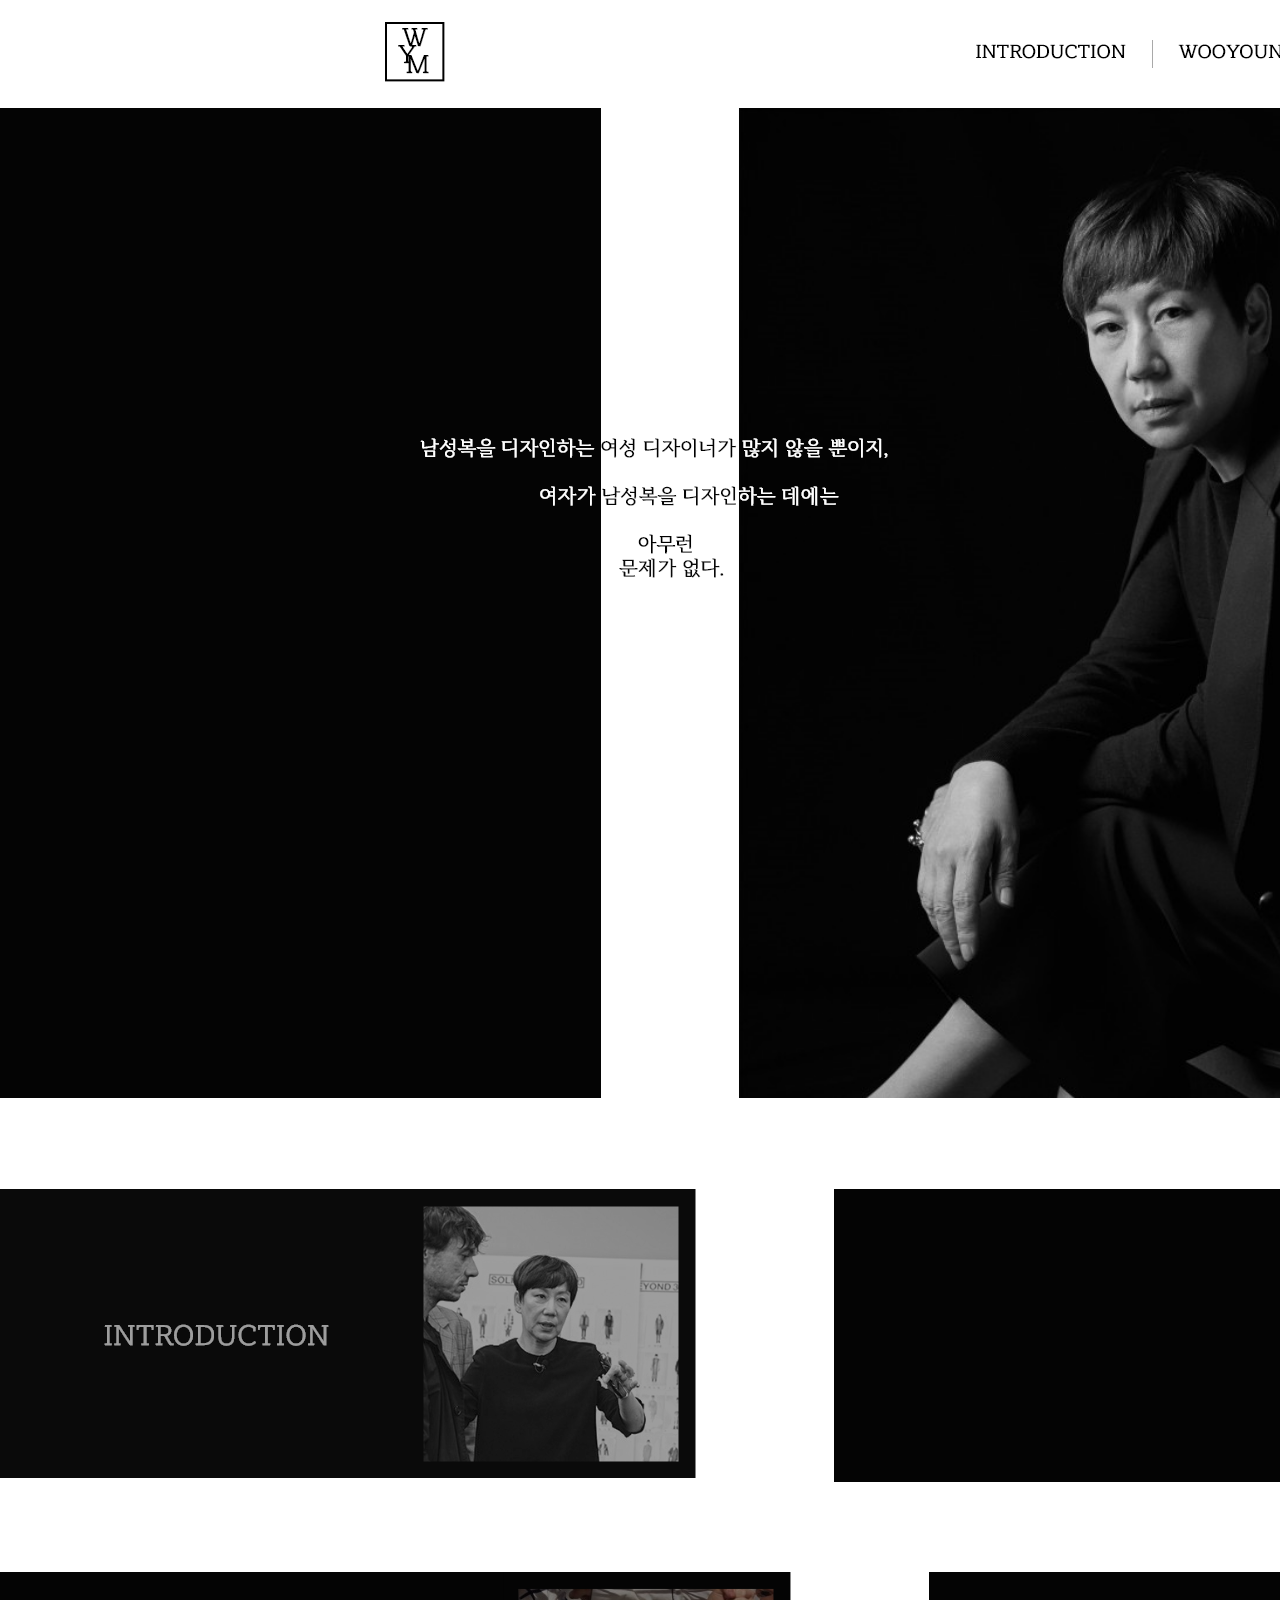
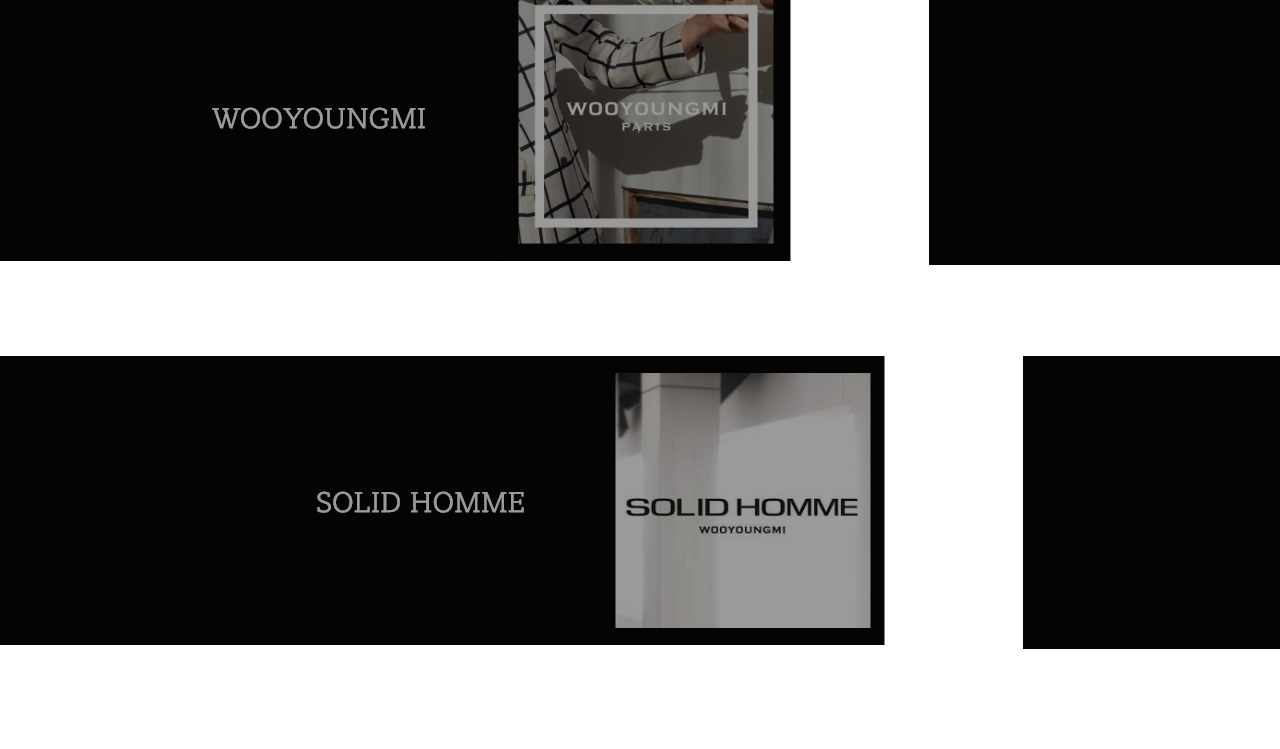
<file: index.html>
<!DOCTYPE html>
<html lang="ko" dir="ltr">
  <head>
    <meta charset="utf-8">
    <title>wooyoungmi_museum</title>
    <link rel="stylesheet" href="master.css">
    <link rel="stylesheet" href="aos.css">
  </head>
  <body>
    <header>
      <nav>
        <ul>
            <li class="logo">
              <a href="index.html"><img src="img/01_logo.png" alt="logo2"></a>
              </li>
            <li class="menu1"><a href="sub01.html">
              <img src="img/INTRODUCTION.png" alt="INTRO">
            </a></li>
            <li class="line1"><img src="img/line1.png" alt="line1">
             </li>
            <li class="menu2"><a href="sub02.html"><img src="img/WOOYOUNGMI.png" alt="WOO">
            </a></li>
            <li class="line2"><img src="img/line2.png" alt="line2">
            </li>
            <li class="menu3"><a href="sub03.html"><img src="img/SOLIDHOMME.png" alt="SOLID">
            </a></li>
        </ul>
      </nav>
    </header>

    <section>

      <div class="con1"data-aos="zoom-in-up"
     data-aos-duration="800"></div>

      <div class="con2"><a href="sub01.html">
        <img src="img/03_01.png" alt="menu1"></a></div>

      <div class="con3"><a href="sub02.html">
        <img src="img/04_01.png" alt="menu2"></a></div>

      <div class="con4"><a href="sub03.html">
        <img src="img/05_01.png" alt="menu3"></a></div>

    </section>

    <div class="copy">
    <img src="img/copy.png" alt="copy">
    </div>

    <script src="aos.js"></script>
    <script>
    AOS.init({
      easing: 'ease-in-out-sine'
    });
    </script>

  </body>
</html>
</file>
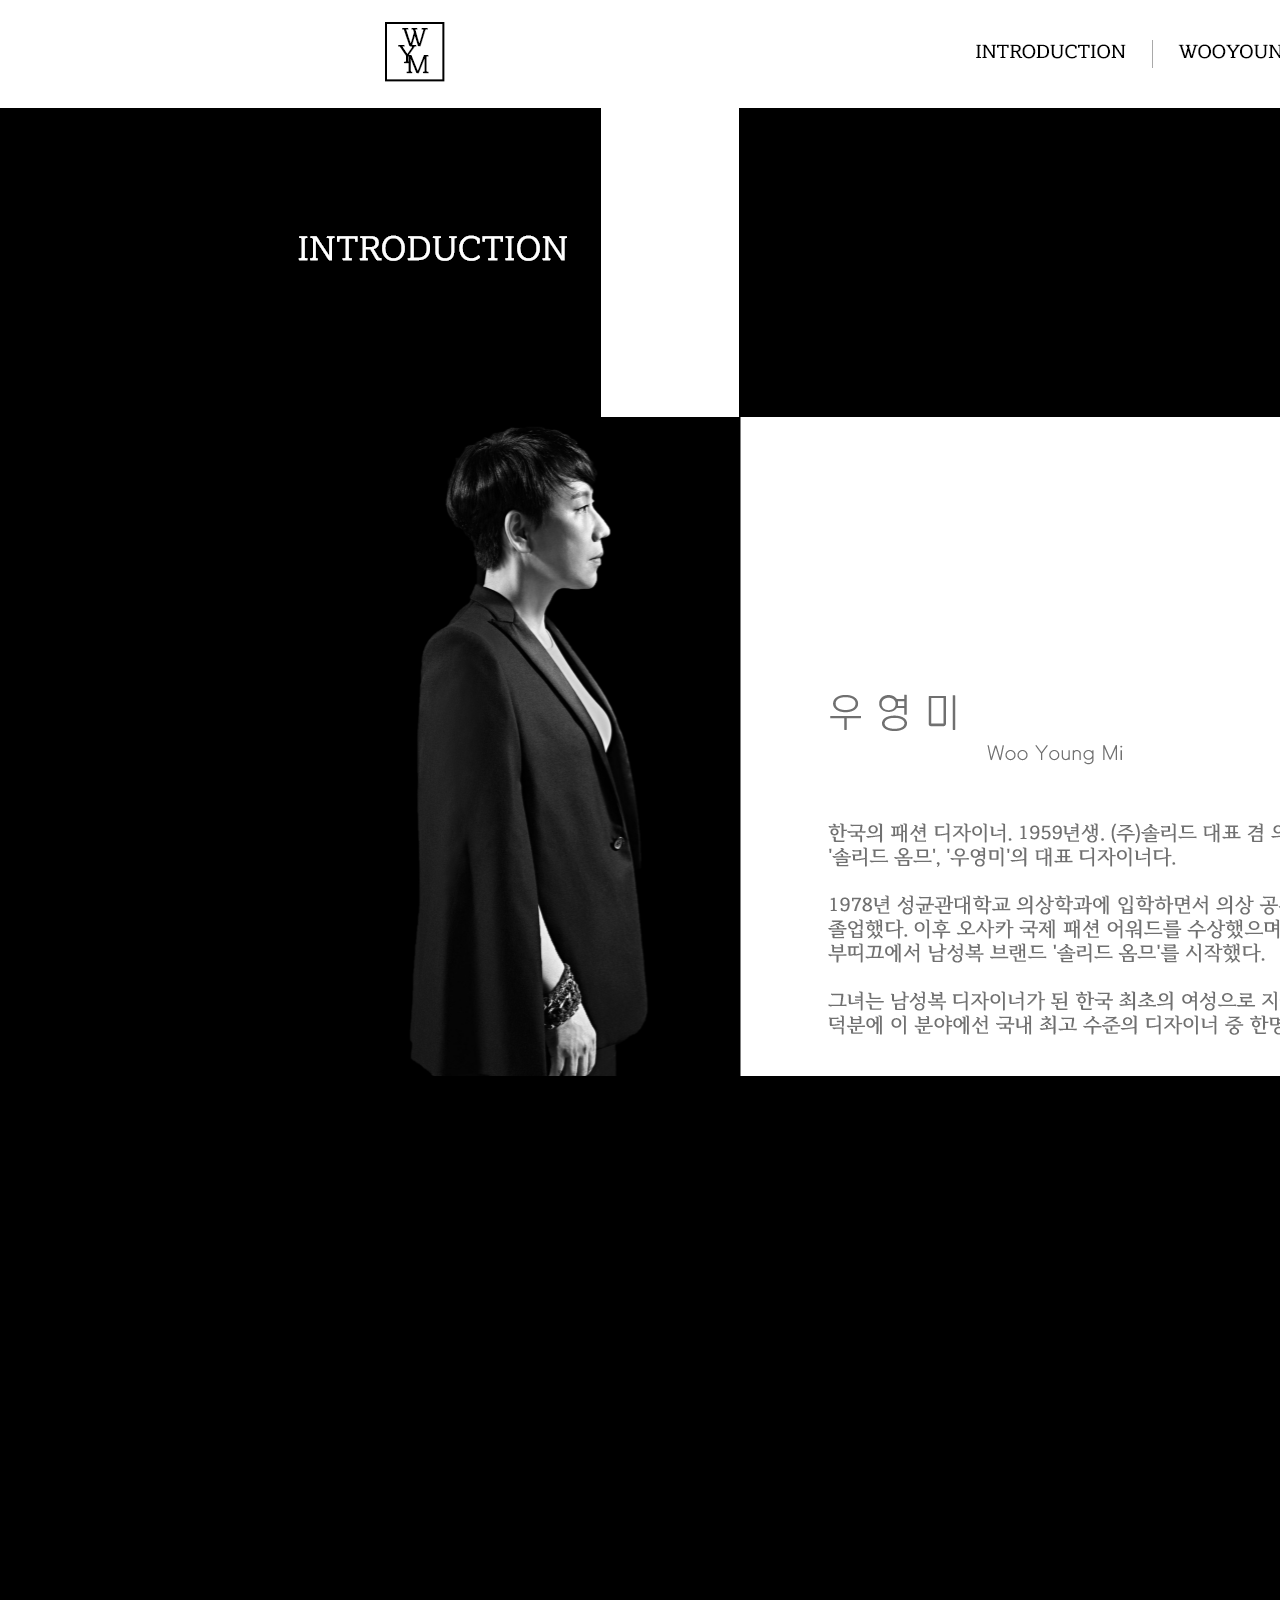
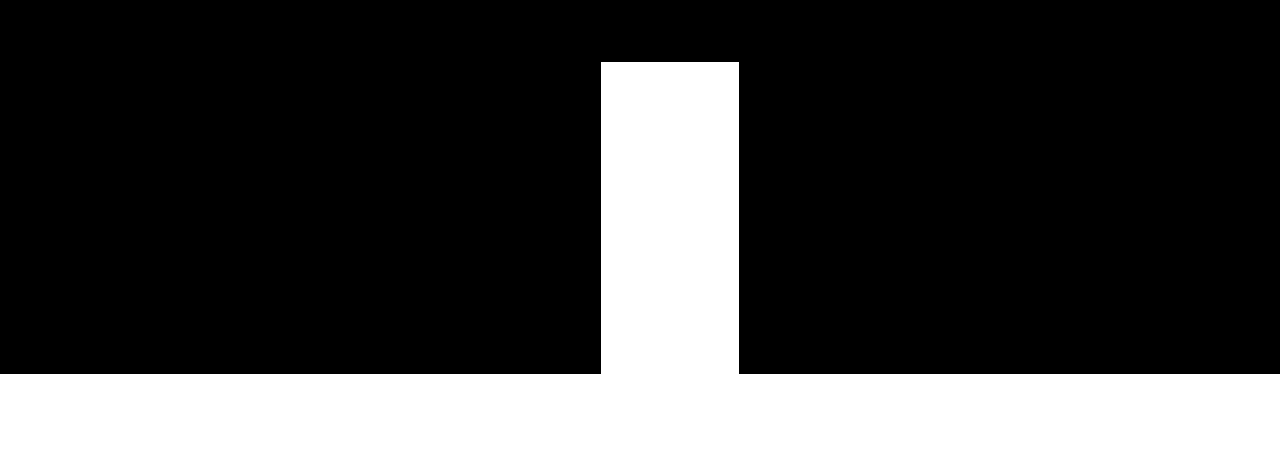
<file: sub01.html>
<!DOCTYPE html>
<html lang="ko" dir="ltr">
  <head>
    <meta charset="utf-8">
    <title>wooyoungmi_museum_introduction</title>
    <link rel="stylesheet" href="master01.css">
    <link rel="stylesheet" href="aos.css">
  </head>
  <body>
    <header>
      <nav>
        <ul>
            <li class="logo">
              <a href="index.html"><img src="img/01_logo.png" alt="logo2"></a>
              </li>
            <li class="menu1"><a href="sub01.html">
              <img src="img/INTRODUCTION.png" alt="INTRO">
            </a></li>
            <li class="line1"><img src="img/line1.png" alt="line1">
             </li>
            <li class="menu2"><a href="sub02.html"><img src="img/WOOYOUNGMI.png" alt="WOO">
            </a></li>
            <li class="line2"><img src="img/line2.png" alt="line2">
            </li>
            <li class="menu3"><a href="sub03.html"><img src="img/SOLIDHOMME.png" alt="SOLID">
            </a></li>
        </ul>
      </nav>
    </header>

    <section>
      <ul class="first">
        <li clss="text">

          <div class="main">
            <img src="img/INTRO_DUCTION.png" alt="name">
          </div>

          <div class="block"></div>
        </li>
      </ul>


        <div class="name1" data-aos="fade-up"
     data-aos-duration="1000">
          <img src="img/name.png" alt="name">

          </div>


          <div class="name2" data-aos="fade-up"
     data-aos-duration="1000">
            <img src="img/name2.png" alt="name2">

            </div>


            <div class="block2"></div>















    </section>










  <div class="copy">
  <img src="img/copy.png" alt="copy">
  </div>

  <script src="aos.js"></script>
  <script>
  AOS.init({
    easing: 'ease-in-out-sine'
  });
  </script>



</body>
</html>
</file>
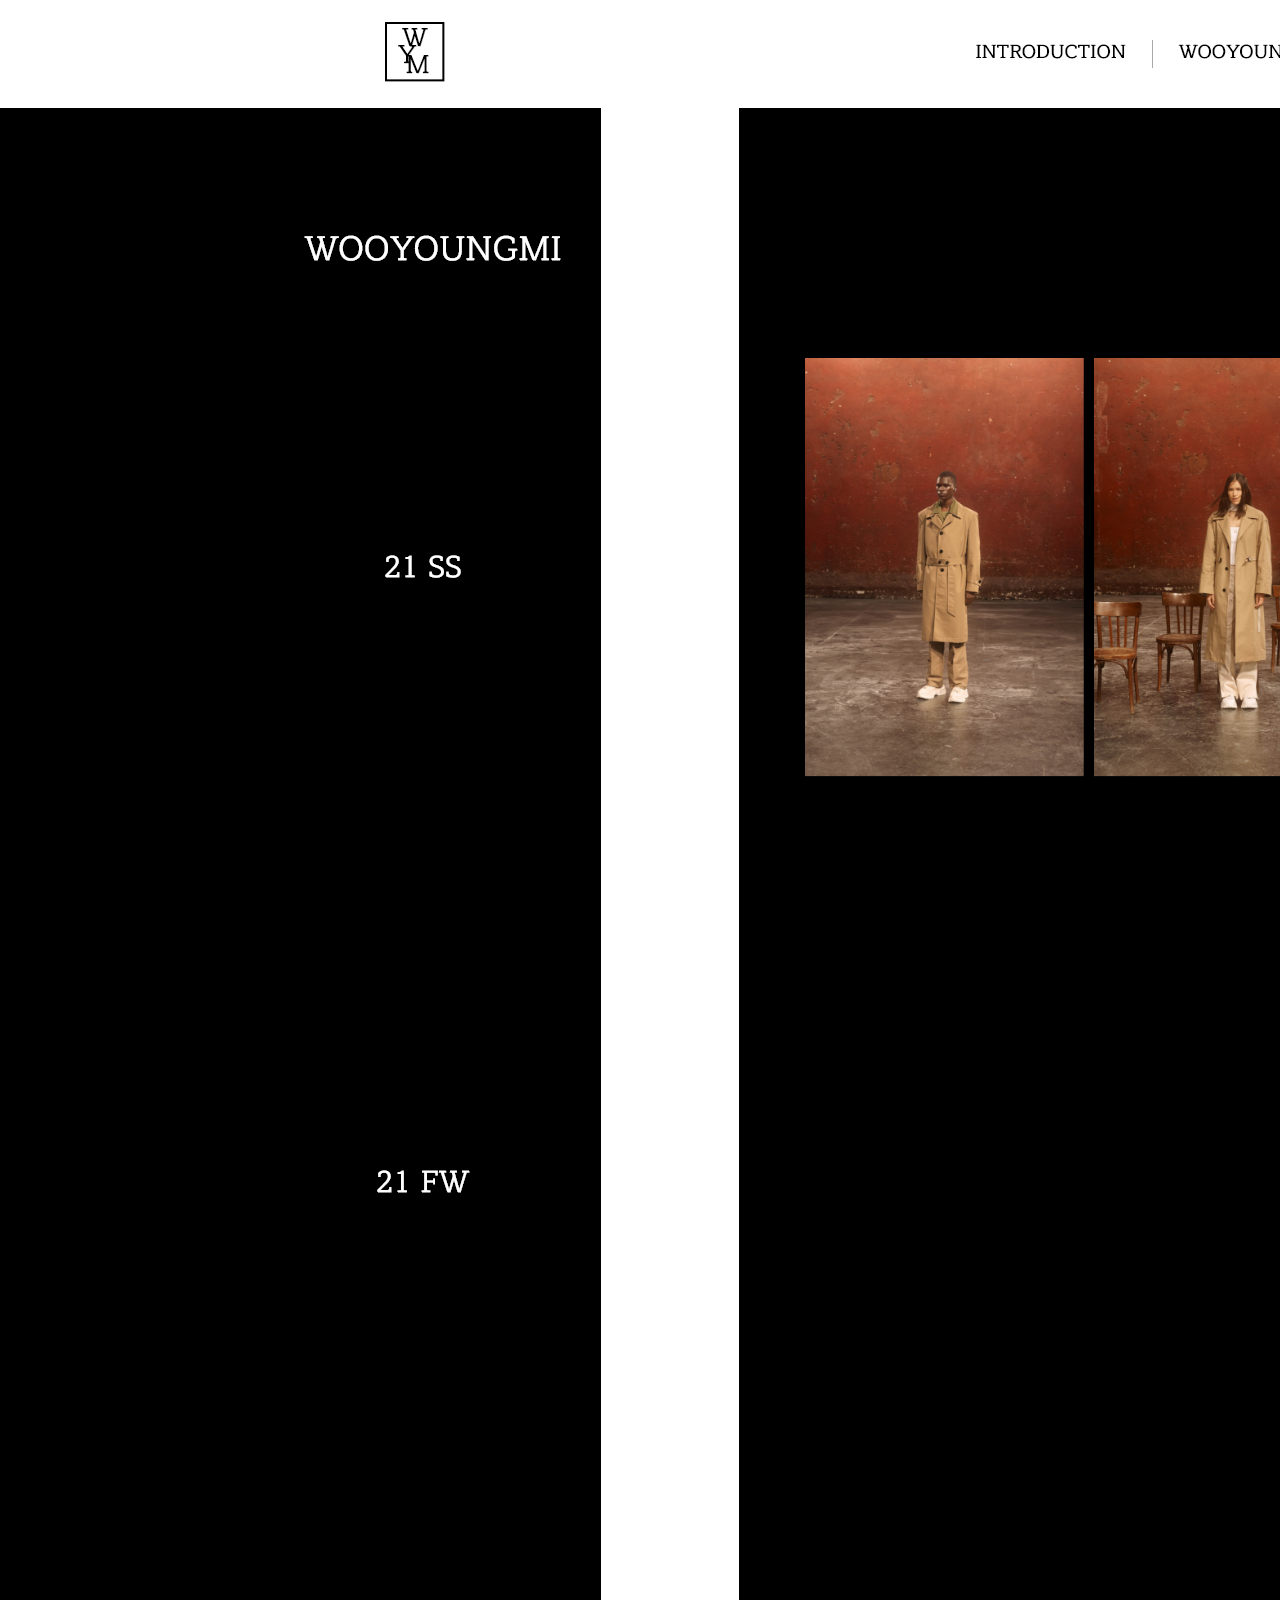
<file: sub02.html>
<!DOCTYPE html>
<html lang="ko" dir="ltr">
  <head>
    <meta charset="utf-8">
    <title>wooyoungmi_museum_woo</title>
    <link rel="stylesheet" href="master02.css">
    <link rel="stylesheet" href="aos.css">
  </head>
  <body>
    <header>
      <nav>
        <ul>
            <li class="logo">
              <a href="index.html"><img src="img/01_logo.png" alt="logo2"></a>
              </li>
            <li class="menu1"><a href="sub01.html">
              <img src="img/INTRODUCTION.png" alt="INTRO">
            </a></li>
            <li class="line1"><img src="img/line1.png" alt="line1">
             </li>
            <li class="menu2"><a href="sub02.html"><img src="img/WOOYOUNGMI.png" alt="WOO">
            </a></li>
            <li class="line2"><img src="img/line2.png" alt="line2">
            </li>
            <li class="menu3"><a href="sub03.html"><img src="img/SOLIDHOMME.png" alt="SOLID">
            </a></li>
        </ul>
      </nav>
    </header>

    <section>
      <ul class="first">
        <li clss="text">

          <div class="main">
            <img src="img/WOO_YOUNGMI.png" alt="name">
          </div>

          <div class="block">
          </div>

        </li>
      </ul>




      <ul class="second">

        <li class="ss21">

          <div class="wss_text">
            <img src="img/21SS.png" alt="21ss">
          </div>

          <div class="block2">
          </div>

          <div class="wooss1"data-aos="zoom-in"
         data-aos-duration="1000">
            <img src="img/wss1.png" alt="ss1">
          </div>

          <div class="wooss2"data-aos="zoom-in"
         data-aos-duration="1000">
            <img src="img/wss2.png" alt="ss2">
          </div>

          <div class="wooss3"data-aos="zoom-in"
         data-aos-duration="1000">
            <img src="img/wss3.png" alt="ss3">
          </div>


        </li>

      </ul>








      <ul class="third">

        <li class="fw21">

          <div class="wfw_text">
            <img src="img/21fw.png" alt="21fw">
          </div>

          <div class="block3">
          </div>

          <div class="woofw1"data-aos="zoom-in"
         data-aos-duration="1000">
            <img src="img/wfw1.png" alt="fw1">
          </div>

          <div class="woofw2"data-aos="zoom-in"
         data-aos-duration="1000">
            <img src="img/wfw2.png" alt="fw2">
          </div>

          <div class="woofw3"data-aos="zoom-in"
         data-aos-duration="1000">
            <img src="img/wfw3.png" alt="fw3">
          </div>


        </li>




















    </section>
    <div class="copy">
    <img src="img/copy.png" alt="copy">
    </div>


    <script src="aos.js"></script>
    <script>
    AOS.init({
      easing: 'ease-in-out-sine'
    });
    </script>





  </body>






</html>
</file>
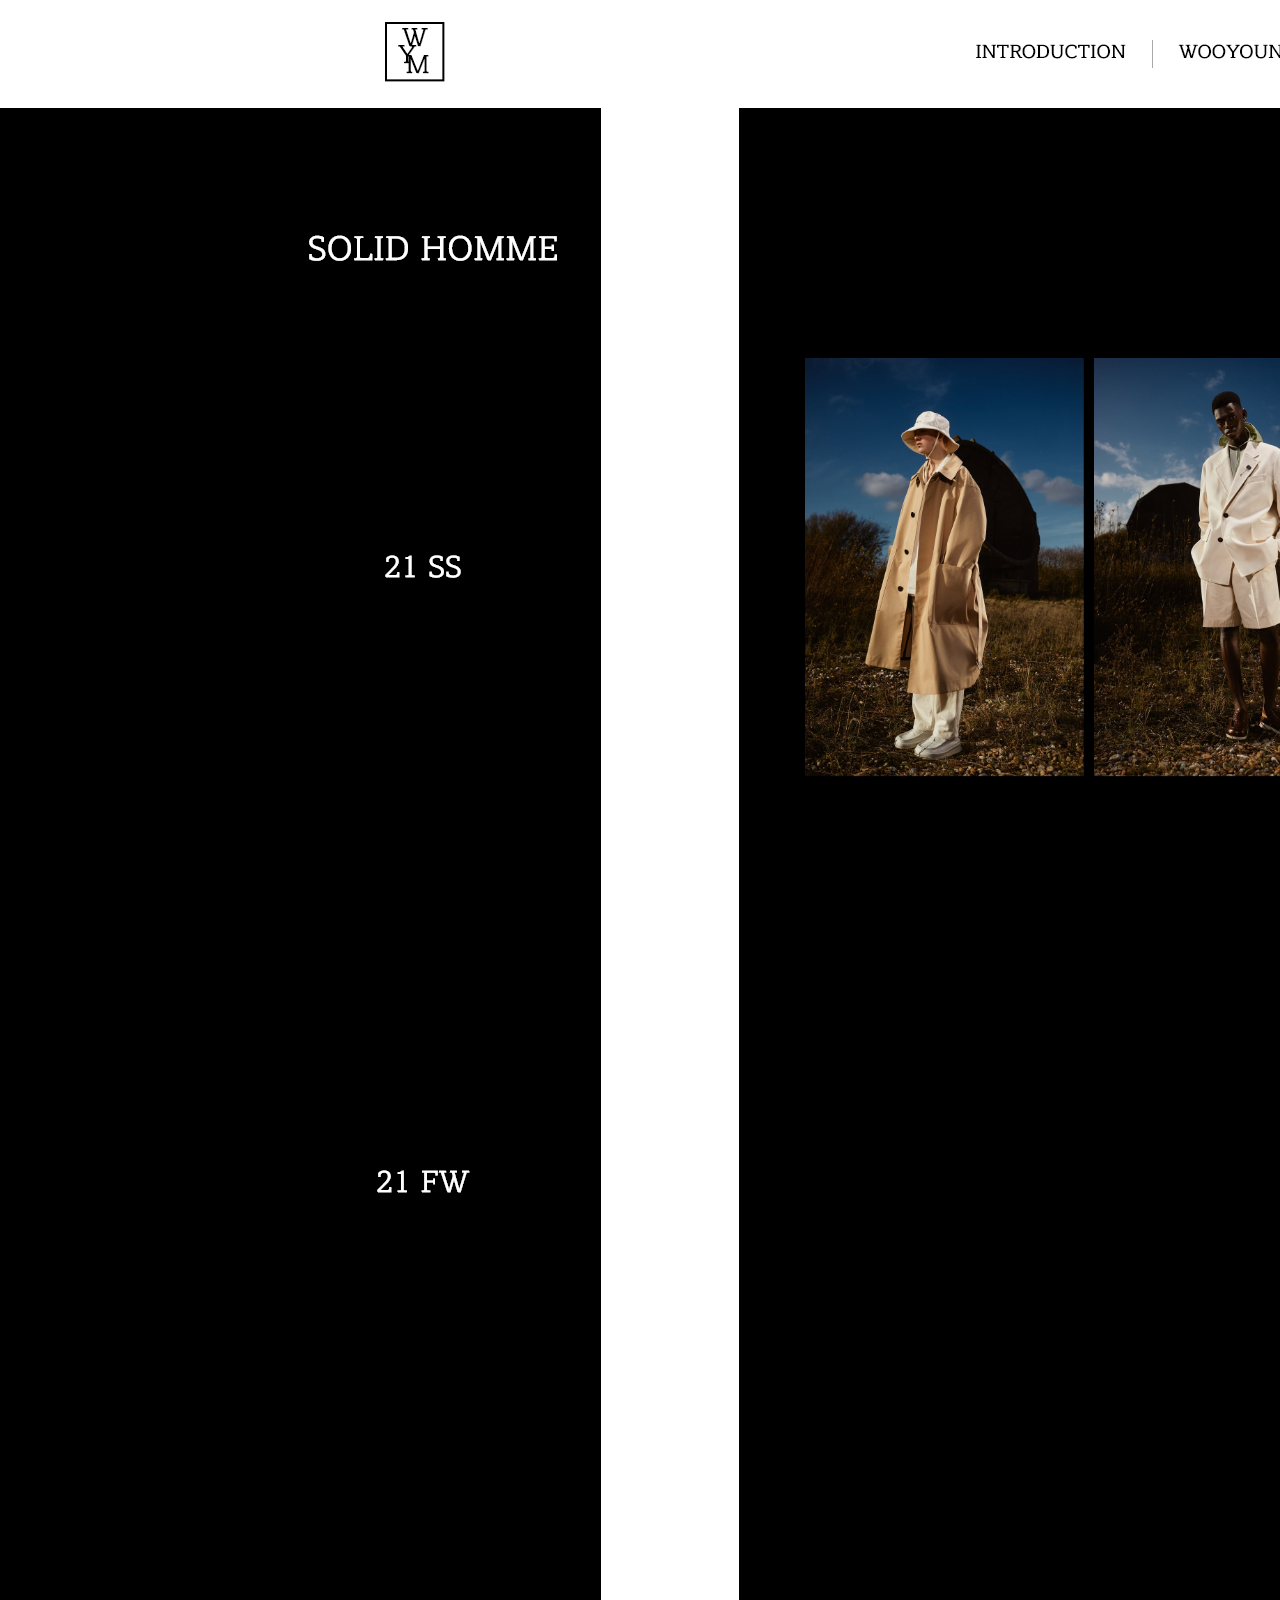
<file: sub03.html>
<!DOCTYPE html>
<html lang="ko" dir="ltr">
  <head>
    <meta charset="utf-8">
    <title>wooyoungmi_museum_SOLID_HOMME</title>
    <link rel="stylesheet" href="master03.css">
    <link rel="stylesheet" href="aos.css">
  </head>
  <body>
    <header>
      <nav>
        <ul>
            <li class="logo">
              <a href="index.html"><img src="img/01_logo.png" alt="logo2"></a>
              </li>
            <li class="menu1"><a href="sub01.html">
              <img src="img/INTRODUCTION.png" alt="INTRO">
            </a></li>
            <li class="line1"><img src="img/line1.png" alt="line1">
             </li>
            <li class="menu2"><a href="sub02.html"><img src="img/WOOYOUNGMI.png" alt="WOO">
            </a></li>
            <li class="line2"><img src="img/line2.png" alt="line2">
            </li>
            <li class="menu3"><a href="sub03.html"><img src="img/SOLIDHOMME.png" alt="SOLID">
            </a></li>
        </ul>
      </nav>
    </header>

    <section>
      <ul class="first">
        <li clss="text">

          <div class="main">
            <img src="img/SOLID_HOMME.png" alt="name">
          </div>

          <div class="block">
          </div>

        </li>
      </ul>




      <ul class="second">

        <li class="ss21">

          <div class="sss_text">
            <img src="img/21SS.png" alt="21ss">
          </div>

          <div class="block2">
          </div>

          <div class="solidss1"data-aos="zoom-in"
         data-aos-duration="1000">
            <img src="img/ss1.png" alt="ss1">
          </div>

          <div class="solidss2"data-aos="zoom-in"
         data-aos-duration="1000">
            <img src="img/ss2.png" alt="ss2">
          </div>

          <div class="solidss3"data-aos="zoom-in"
         data-aos-duration="1000">
            <img src="img/ss3.png" alt="ss3">
          </div>


        </li>

      </ul>








      <ul class="third">

        <li class="fw21">

          <div class="sfw_text">
            <img src="img/21fw.png" alt="21fw">
          </div>

          <div class="block3">
          </div>

          <div class="solidfw1"data-aos="zoom-in"
         data-aos-duration="1000">
            <img src="img/fw1.png" alt="fw1">
          </div>

          <div class="solidfw2"data-aos="zoom-in"
         data-aos-duration="1000">
            <img src="img/fw2.png" alt="fw2">
          </div>

          <div class="solidfw3"data-aos="zoom-in"
         data-aos-duration="1000">
            <img src="img/fw3.png" alt="fw3">
          </div>


        </li>




















    </section>
    <div class="copy">
    <img src="img/copy.png" alt="copy">
    </div>



    <script src="aos.js"></script>
    <script>
    AOS.init({
      easing: 'ease-in-out-sine'
    });
    </script>

  </body>
</html>
</file>
<file: master.css>
*{margin: 0; padding: 0; text-decoration: none;}

header{
  display: flex;
  justify-content: flex-start;
  align-items: center;
}


header nav ul{
  display: flex;
  justify-content: center;
  align-items: center;
}

header nav ul li{
  height: 36px;
  display: flex;
  justify-content: center;
  align-items: center;
}

header nav ul li a{
  color: #000000;
  letter-spacing: -0.05em;
  transition: 0.2s;
}
header nav ul li a:hover{
  color: #ffffff;
  font-size: 1.4em;
  transition: 0.2s;
}




.logo{
  margin-top: 36px;
  margin-bottom: 36px;
  margin-left: 385px;
}

.menu1{margin-left: 529px;}
.line1{margin-left: 25px;}
.menu2{margin-left: 25px;}
.line2{margin-left: 25px;}
.menu3{margin-left: 25px;}

section{
  width: 100%;
}

.con1{
  width: 1920px;
  height: 990px;
  display: flex;
  justify-content: flex;
  align-items: center;
  background-image: url("img/02_01_bg.png");
  background-color: white;
  background-repeat: no-repeat;
  background-size:  auto;
}

.con2{
  width: 100%;
  margin-top: 90.5px;
  display: flex;
  justify-content: space-between;
  align-items: center;
  background-image: url(img/03_02.png);
  background-size: contain;
  background-position: 834px;
  background-repeat: no-repeat;
}

.con3{
  width: 100%;
  margin-top: 90.5px;
  display: flex;
  justify-content: space-between;
  align-items: center;
  background-image: url(img/04_02.png);
  background-size: contain;
  background-position: 929px;
  background-repeat: no-repeat;
}

.con4{
  width: 100%;
  margin-top: 90.5px;
  display: flex;
  justify-content: space-between;
  align-items: center;
  background-image: url(img/05_02.png);
  background-size: contain;
  background-position: 1023px;
  background-repeat: no-repeat;
}

.copy{
  display: block;
  height: 100px;
  margin-left: 1438px;
}

.copy img{
  margin-top: 50px;
}
</file>
<file: master01.css>
*{margin: 0; padding: 0; text-decoration: none;}

header{
  display: flex;
  justify-content: flex-start;
  align-items: center;
}

header nav ul{
  display: flex;
  justify-content: center;
  align-items: center;
}

header nav ul li{
  height: 36px;
  display: flex;
  justify-content: center;
  align-items: center;
}


header nav ul li a{
  color: #000000;
  letter-spacing: -0.05em;
  transition: 0.2s;
}
header nav ul li a:hover{
  color: #ffffff;
  font-size: 1.4em;
  transition: 0.2s;
}




.logo{
  margin-top: 36px;
  margin-bottom: 36px;
  margin-left: 385px;
}

.menu1{margin-left: 529px;}
.line1{margin-left: 25px;}
.menu2{margin-left: 25px;}
.line2{margin-left: 25px;}
.menu3{margin-left: 25px;}



section{
  width: 1920px;
  height: 1866px;
  background-color: black;
  background-size: contain;
}


.first{
  margin-top: 0px;
  list-style: none;
  display: flex;
  justify-content: space-between;
  align-items: center;
}

.text{
  height: 262px;
  list-style: none;
}

.main{
  margin-left: 293px;
  margin-top: 123px;
}

.block{
  width: 138px;
  height: 310px;
  margin-left: 601px;
  margin-top:  -164px;
  background-color: white;
  background-size: contain;
}

.name1{
  margin-left: 324px;
}

.name2{
  margin-top: -10px;
  margin-left: 324px;
}



.block2{
  width: 138px;
  height: 312px;
  margin-left: 601px;
  margin-top:  -5px;
  background-color: white;
  background-size: contain;
}




















.copy{
  display: block;
  height: 100px;
  margin-left: 1438px;
}

.copy img{
  margin-top: 50px;
}
</file>
<file: master02.css>
*{margin: 0; padding: 0; text-decoration: none;}

header{
  display: flex;
  justify-content: flex-start;
  align-items: center;
}

header nav ul{
  display: flex;
  justify-content: center;
  align-items: center;
}

header nav ul li{
  height: 36px;
  display: flex;
  justify-content: center;
  align-items: center;
}


header nav ul li a{
  color: #000000;
  letter-spacing: -0.05em;
  transition: 0.2s;
}
header nav ul li a:hover{
  color: #ffffff;
  font-size: 1.4em;
  transition: 0.2s;
}






.logo{
  margin-top: 36px;
  margin-bottom: 36px;
  margin-left: 385px;
}

.menu1{margin-left: 529px;}
.line1{margin-left: 25px;}
.menu2{margin-left: 25px;}
.line2{margin-left: 25px;}
.menu3{margin-left: 25px;}

section{
  width: 1920px;
  height: 1510px;
  background-color: black;
  background-size: contain;
}







.first{
  margin-top: 0px;
  list-style: none;
  display: flex;
  justify-content: space-between;
  align-items: center;
}

.text{
  height: 262px;
  list-style: none;
}

.main{
  margin-left: 293px;
  margin-top: 123px;
}

.block{
  width: 138px;
  height: 262px;
  margin-left: 601px;
  margin-top:  -164px;
  background-color: white;
  background-size: contain;
}








.second{
  margin-top: 0px;
  list-style: none;
  display: flex;
  justify-content: space-between;
  align-items: center;
}

.ss21{
  height: 400px;
  float: left;
  display: flex;
  justify-content:  center;
  align-items: center;
}

.wss_text{
  margin-top: 0px;
  margin-left: 300px;
}

.block2{
  width: 138px;
  height: 418px;
  margin-top:  0px;
  margin-left: 56px;
  background-color: white;
  background-size: contain;
}

.wooss1{
  margin-top:0px;
  margin-left: 66px;
}

.wooss2{
  margin-top:0px;
  margin-left: 10.3px;
}

.wooss3{
  margin-top:0px;
  margin-left: 10.3px;
}



















.third{
  margin-top: 0px;
  list-style: none;
  display: flex;
  justify-content: space-between;
  align-items: center;
}

.fw21{
  height: 830px;
  float: left;
  display: flex;
  justify-content:  center;
  align-items: center;
}

.wfw_text{
  margin-top: 0px;
  margin-left: 300px;
}

.block3{
  width: 138px;
  height: 867px;
  margin-top:  0px;
  margin-left: 56px;
  background-color: white;
  background-size: contain;
}

.woofw1{
  margin-top:0px;
  margin-left: 66px;
}

.woofw2{
  margin-top:0px;
  margin-left: 10.3px;
}

.woofw3{
  margin-top:0px;
  margin-left: 10.3px;
}



































.copy{
  display: block;
  height: 100px;
  margin-left: 1438px;
}

.copy img{
  margin-top: 50px;
}
</file>
<file: master03.css>
*{margin: 0; padding: 0; text-decoration: none;}

header{
  display: flex;
  justify-content: flex-start;
  align-items: center;
}

header nav ul{
  display: flex;
  justify-content: center;
  align-items: center;
}

header nav ul li{
  height: 36px;
  display: flex;
  justify-content: center;
  align-items: center;
}



header nav ul li a{
  color: #000000;
  letter-spacing: -0.05em;
  transition: 0.2s;
}
header nav ul li a:hover{
  color: #ffffff;
  font-size: 1.4em;
  transition: 0.2s;
}









.logo{
  margin-top: 36px;
  margin-bottom: 36px;
  margin-left: 385px;
}

.menu1{margin-left: 529px;}
.line1{margin-left: 25px;}
.menu2{margin-left: 25px;}
.line2{margin-left: 25px;}
.menu3{margin-left: 25px;}

section{
  width: 1920px;
  height: 1510px;
  background-color: black;
  background-size: contain;
}







.first{
  margin-top: 0px;
  list-style: none;
  display: flex;
  justify-content: space-between;
  align-items: center;
}

.text{
  height: 262px;
  list-style: none;
}

.main{
  margin-left: 293px;
  margin-top: 123px;
}

.block{
  width: 138px;
  height: 262px;
  margin-left: 601px;
  margin-top:  -164px;
  background-color: white;
  background-size: contain;
}








.second{
  margin-top: 0px;
  list-style: none;
  display: flex;
  justify-content: space-between;
  align-items: center;
}

.ss21{
  height: 400px;
  float: left;
  display: flex;
  justify-content:  center;
  align-items: center;
}

.sss_text{
  margin-top: 0px;
  margin-left: 300px;
}




.block2{
  width: 138px;
  height: 418px;
  margin-top:  0px;
  margin-left: 56px;
  background-color: white;
  background-size: contain;
}

.solidss1{
  margin-top:0px;
  margin-left: 66px;
}

.solidss2{
  margin-top:0px;
  margin-left: 10.3px;
}

.solidss3{
  margin-top:0px;
  margin-left: 10.3px;
}



















.third{
  margin-top: 0px;
  list-style: none;
  display: flex;
  justify-content: space-between;
  align-items: center;
}

.fw21{
  height: 830px;
  float: left;
  display: flex;
  justify-content:  center;
  align-items: center;
}

.sfw_text{
  margin-top: 0px;
  margin-left: 300px;
}

.block3{
  width: 138px;
  height: 867px;
  margin-top:  0px;
  margin-left: 56px;
  background-color: white;
  background-size: contain;
}

.solidfw1{
  margin-top:0px;
  margin-left: 66px;
}

.solidfw2{
  margin-top:0px;
  margin-left: 10.3px;
}

.solidfw3{
  margin-top:0px;
  margin-left: 10.3px;
}



































.copy{
  display: block;
  height: 100px;
  margin-left: 1438px;
}

.copy img{
  margin-top: 50px;
}
</file>
